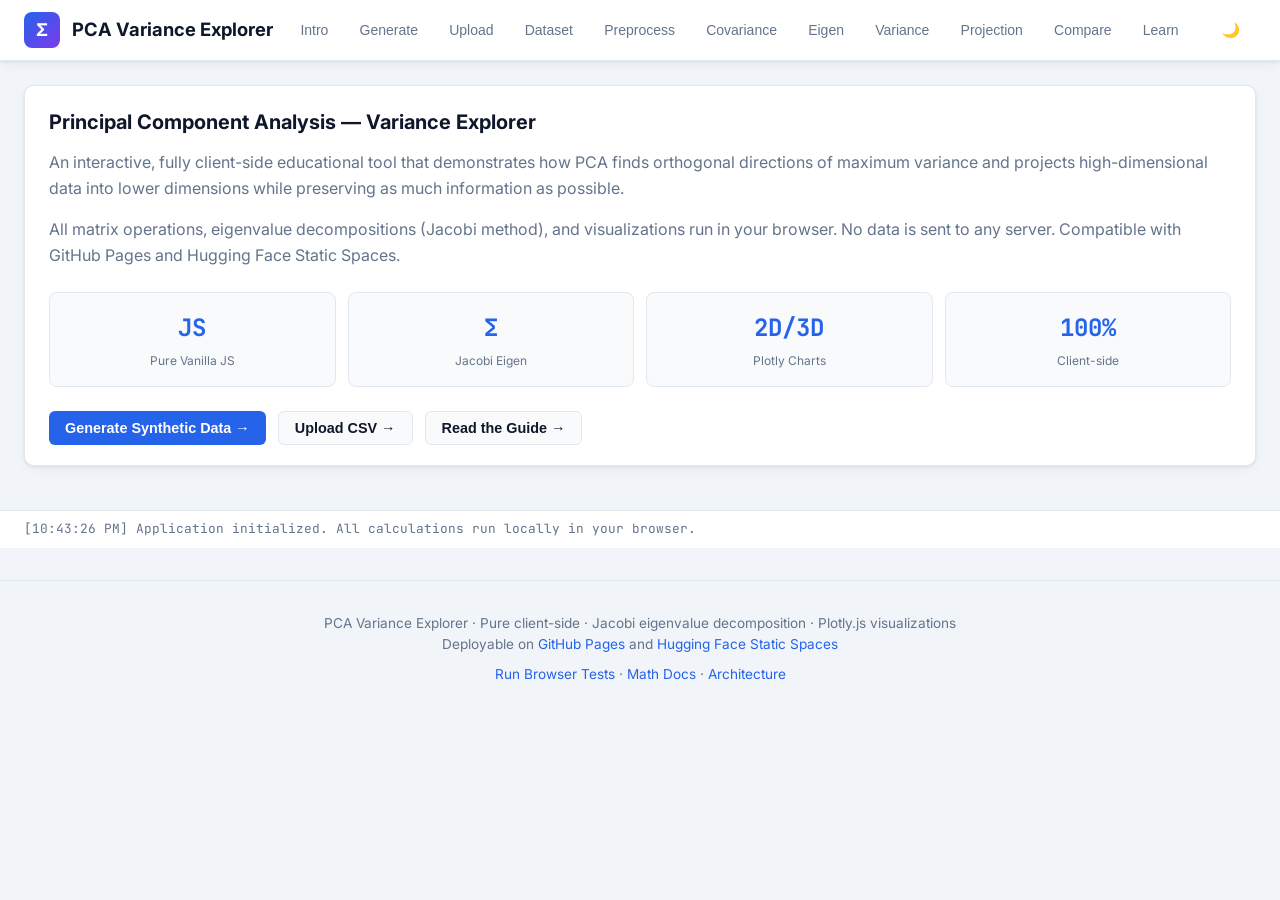
<file: index.html>
<!DOCTYPE html>
<html lang="en" data-theme="light">
<head>
  <meta charset="UTF-8" />
  <meta name="viewport" content="width=device-width, initial-scale=1.0" />
  <meta name="description" content="Interactive PCA Variance Explorer — learn Principal Component Analysis with live calculations, scree plots, and projections. Fully client-side." />
  <title>PCA Variance Explorer</title>
  <link rel="preconnect" href="https://fonts.googleapis.com" />
  <link rel="preconnect" href="https://fonts.gstatic.com" crossorigin />
  <link href="https://fonts.googleapis.com/css2?family=Inter:wght@400;500;600;700&family=JetBrains+Mono:wght@400;500&display=swap" rel="stylesheet" />
  <link rel="stylesheet" href="css/styles.css" />
  <!-- Plotly.js from CDN -->
  <script src="https://cdn.plot.ly/plotly-2.27.0.min.js"></script>
  <!-- Fallback without integrity if CDN has issues - Plotly is large; we rely on CDN availability -->
  <script>
    // Soft integrity check / fallback notice
    window.addEventListener('error', function(e) {
      if (e.target && e.target.src && e.target.src.includes('plotly')) {
        const banner = document.getElementById('error-banner');
        if (banner) {
          banner.textContent = 'Plotly.js failed to load from CDN. Charts will not render. Check your network or try again later.';
          banner.classList.remove('hidden');
        }
      }
    }, true);
  </script>
</head>
<body>
  <div id="error-banner" class="hidden" role="alert"></div>

  <header class="app-header">
    <a href="#" class="logo" data-section="intro">
      <div class="logo-icon">Σ</div>
      <span>PCA Variance Explorer</span>
    </a>
    <nav class="nav">
      <button class="nav-link active" data-section="intro">Intro</button>
      <button class="nav-link" data-section="generate">Generate</button>
      <button class="nav-link" data-section="upload">Upload</button>
      <button class="nav-link" data-section="dataset">Dataset</button>
      <button class="nav-link" data-section="preprocess">Preprocess</button>
      <button class="nav-link" data-section="covariance">Covariance</button>
      <button class="nav-link" data-section="eigen">Eigen</button>
      <button class="nav-link" data-section="variance">Variance</button>
      <button class="nav-link" data-section="projection">Projection</button>
      <button class="nav-link" data-section="compare">Compare</button>
      <button class="nav-link" data-section="learn">Learn</button>
    </nav>
    <div class="header-actions">
      <button id="theme-toggle" class="btn btn-ghost" title="Toggle theme" aria-label="Toggle light/dark theme">
        <span id="theme-icon">🌙</span>
      </button>
    </div>
  </header>

  <main class="container">
    <!-- INTRO -->
    <section id="section-intro" class="section active">
      <div class="card">
        <h2>Principal Component Analysis — Variance Explorer</h2>
        <p style="color:var(--text-muted); margin:0.75rem 0 1rem;">
          An interactive, fully client-side educational tool that demonstrates how PCA finds orthogonal directions of maximum variance
          and projects high-dimensional data into lower dimensions while preserving as much information as possible.
        </p>
        <p style="color:var(--text-muted);">
          All matrix operations, eigenvalue decompositions (Jacobi method), and visualizations run in your browser.
          No data is sent to any server. Compatible with GitHub Pages and Hugging Face Static Spaces.
        </p>
        <div class="metric-cards" style="margin-top:1.5rem;">
          <div class="metric-card"><div class="metric-value">JS</div><div class="metric-label">Pure Vanilla JS</div></div>
          <div class="metric-card"><div class="metric-value">Σ</div><div class="metric-label">Jacobi Eigen</div></div>
          <div class="metric-card"><div class="metric-value">2D/3D</div><div class="metric-label">Plotly Charts</div></div>
          <div class="metric-card"><div class="metric-value">100%</div><div class="metric-label">Client-side</div></div>
        </div>
        <div style="margin-top:1.5rem; display:flex; gap:0.75rem; flex-wrap:wrap;">
          <button class="btn btn-primary" data-section="generate">Generate Synthetic Data →</button>
          <button class="btn btn-secondary" data-section="upload">Upload CSV →</button>
          <button class="btn btn-secondary" data-section="learn">Read the Guide →</button>
        </div>
      </div>
    </section>

    <!-- GENERATE -->
    <section id="section-generate" class="section">
      <div class="card">
        <h2>Generate Synthetic Dataset</h2>
        <p class="hint">Create controlled datasets to explore how correlation structure and anisotropy affect principal components.</p>
        <div class="controls">
          <div class="control-group">
            <label for="gen-type">Dataset Type</label>
            <select id="gen-type">
              <option value="elliptical">Elliptical / Anisotropic</option>
              <option value="correlated">Correlated Features</option>
              <option value="uncorrelated">Uncorrelated (Isotropic)</option>
              <option value="gaussian3d">3D Gaussian</option>
            </select>
          </div>
          <div class="control-group">
            <label for="gen-samples">Samples</label>
            <input type="number" id="gen-samples" value="250" min="5" max="5000" step="10" />
          </div>
          <div class="control-group">
            <label for="gen-features">Features</label>
            <input type="number" id="gen-features" value="4" min="2" max="20" />
          </div>
          <div class="control-group">
            <label for="gen-noise">Noise</label>
            <input type="number" id="gen-noise" value="0.15" min="0" max="2" step="0.05" />
          </div>
          <div class="control-group">
            <label for="gen-corr">Correlation</label>
            <input type="number" id="gen-corr" value="0.75" min="0" max="1" step="0.05" />
          </div>
          <div class="control-group">
            <label for="gen-seed">Seed</label>
            <input type="number" id="gen-seed" value="42" min="0" />
          </div>
          <button id="btn-generate" class="btn btn-primary">Generate Dataset</button>
        </div>
      </div>
    </section>

    <!-- UPLOAD -->
    <section id="section-upload" class="section">
      <div class="card">
        <h2>Upload CSV Dataset</h2>
        <p class="hint">File is parsed entirely in the browser. Only numeric columns are retained for PCA. Maximum 5 MB.</p>
        <label class="file-label">
          <input type="file" id="csv-file" accept=".csv,text/csv" />
          Choose CSV file…
        </label>
        <p class="hint" style="margin-top:0.75rem;">
          Requirements: header row, at least 2 numeric columns, at least 2 samples.
          Non-numeric or missing-value columns are automatically excluded with a warning.
        </p>
      </div>
    </section>

    <!-- DATASET -->
    <section id="section-dataset" class="section">
      <div class="card">
        <h2>Dataset Overview</h2>
        <div id="dataset-info">
          <p class="hint">Generate or upload a dataset to see statistics and a preview.</p>
        </div>
      </div>
    </section>

    <!-- PREPROCESS -->
    <section id="section-preprocess" class="section">
      <div class="card">
        <h2>Preprocessing</h2>
        <div class="toggle-row">
          <label class="toggle">
            <input type="checkbox" id="toggle-standardize" />
            <span class="toggle-slider"></span>
          </label>
          <span><strong>Standardize features</strong> (z-score) — recommended when features have different units or scales</span>
        </div>
        <p class="hint">
          <strong>Covariance PCA</strong> (off): uses raw variances — directions of largest absolute spread dominate.<br>
          <strong>Correlation / Standardized PCA</strong> (on): each feature contributes equally; useful for mixed units.
        </p>
        <button id="btn-run-pca" class="btn btn-primary" style="margin:0.75rem 0;">Re-run PCA</button>
        <div id="preprocess-info"></div>
        <div style="margin-top:1rem;">
          <button id="btn-export-processed" class="btn btn-secondary">Export Processed CSV</button>
        </div>
      </div>
    </section>

    <!-- COVARIANCE -->
    <section id="section-covariance" class="section">
      <div class="card">
        <h2>Covariance Matrix</h2>
        <p class="hint">Sample covariance: Cov = (X<sub>c</sub><sup>T</sup> X<sub>c</sub>) / (n − 1) where X<sub>c</sub> is the centered (or standardized) data.</p>
        <div id="cov-table"></div>
        <div id="plot-covariance" class="plot-container"></div>
      </div>
    </section>

    <!-- EIGEN -->
    <section id="section-eigen" class="section">
      <div class="card">
        <h2>Eigenvalue Decomposition</h2>
        <p class="hint">Jacobi method finds eigenvalues λ and orthonormal eigenvectors v such that Cov · v = λ · v. Eigenvalues are sorted descending.</p>
        <div id="eigen-info"></div>
      </div>
    </section>

    <!-- VARIANCE -->
    <section id="section-variance" class="section">
      <div class="card">
        <h2>Explained Variance Dashboard</h2>
        <div id="variance-summary"></div>
        <div id="plot-scree" class="plot-container"></div>
        <p class="hint">
          The <strong>scree plot</strong> shows how much variance each successive component captures.
          Look for an “elbow” where additional components add little new information — a common heuristic for choosing the number of components to retain.
        </p>
      </div>
    </section>

    <!-- PROJECTION -->
    <section id="section-projection" class="section">
      <div class="card">
        <h2>PCA Projection</h2>
        <div class="controls">
          <div class="control-group">
            <label for="n-components">Number of components</label>
            <select id="n-components">
              <option value="2">2 components</option>
            </select>
          </div>
          <button id="btn-export-projected" class="btn btn-secondary">Export Projected CSV</button>
        </div>
        <div id="projection-info"></div>
        <div class="plot-row">
          <div id="plot-2d" class="plot-container"></div>
          <div id="plot-3d" class="plot-container"></div>
        </div>
      </div>
    </section>

    <!-- COMPARE -->
    <section id="section-compare" class="section">
      <div class="card">
        <h2>Original vs Reduced Comparison</h2>
        <p class="hint">Left: first two original features. Right: first two principal components. Scales differ because PCA rotates and (optionally) standardizes the space.</p>
        <div id="plot-comparison" class="plot-container" style="min-height:420px;"></div>
      </div>
    </section>

    <!-- LEARN -->
    <section id="section-learn" class="section">
      <div class="card edu-content">
        <h2>Beginner’s Guide to PCA</h2>

        <h3>What is dimensionality reduction?</h3>
        <p>Many real-world datasets have dozens or hundreds of features. Dimensionality reduction finds a lower-dimensional representation that still captures the essential structure, making visualization, storage, and modeling easier.</p>

        <h3>What is PCA?</h3>
        <p>Principal Component Analysis is a linear technique that finds a new set of orthogonal axes (principal components) ordered by the amount of variance they explain. The first principal component points in the direction of greatest variance in the data; the second is orthogonal to the first and captures the next largest remaining variance, and so on.</p>

        <h3>Why is PCA needed?</h3>
        <ul>
          <li>Visualization of high-dimensional data (project to 2D/3D)</li>
          <li>Noise reduction and compression</li>
          <li>Removing multicollinearity before linear models</li>
          <li>Feature extraction for downstream machine learning</li>
        </ul>

        <h3>Variance & Covariance</h3>
        <p>Variance of a feature measures how spread out its values are. Covariance between two features measures how they vary together. The covariance matrix packs all pairwise covariances (and variances on the diagonal) into a single symmetric matrix.</p>
        <div class="formula">Cov(X) = (1/(n−1)) · X<sub>c</sub><sup>T</sup> X<sub>c</sub></div>

        <h3>Eigenvalues & Eigenvectors</h3>
        <p>For a square matrix A, a non-zero vector v and scalar λ satisfying A v = λ v are called an eigenvector and eigenvalue. For the covariance matrix, the eigenvalues are the variances captured by each principal direction, and the eigenvectors are those directions.</p>
        <div class="formula">Cov · v<sub>i</sub> = λ<sub>i</sub> · v<sub>i</sub></div>
        <p>Because Cov is symmetric positive semi-definite, eigenvalues are real and non-negative, and eigenvectors can be chosen orthonormal.</p>

        <h3>Principal Components & Explained Variance</h3>
        <p>After sorting eigenvalues λ<sub>1</sub> ≥ λ<sub>2</sub> ≥ … ≥ λ<sub>p</sub>, the explained variance ratio of component i is λ<sub>i</sub> / Σ λ<sub>j</sub>. The cumulative sum tells you how much total variance is retained by the first k components.</p>
        <div class="formula">Explained Variance Ratio<sub>i</sub> = λ<sub>i</sub> / Σ<sub>j</sub> λ<sub>j</sub></div>

        <h3>Scree Plot</h3>
        <p>A bar + line chart of individual and cumulative explained variance. The “elbow” (where the curve flattens) is a practical guide for choosing how many components to keep.</p>

        <h3>Projection</h3>
        <p>Once you have the eigenvector matrix W (columns = selected components), the reduced data is obtained by the matrix product:</p>
        <div class="formula">X<sub>reduced</sub> = X<sub>processed</sub> · W</div>

        <h3>Covariance PCA vs Standardized PCA</h3>
        <ul>
          <li><strong>Covariance PCA</strong> (mean-centering only): sensitive to feature scales. A feature measured in large units can dominate the first components.</li>
          <li><strong>Standardized / Correlation PCA</strong> (z-score each feature): all features contribute on equal footing. Preferable when units differ.</li>
        </ul>

        <h3>Information Loss</h3>
        <p>When you keep only the first k components you discard the variance belonging to the remaining components. The percentage lost is 100% − cumulative explained variance of the first k components.</p>

        <h3>Practical Applications</h3>
        <ul>
          <li>Exploratory data analysis and visualization</li>
          <li>Image compression and face recognition (eigenfaces)</li>
          <li>Genomics and spectroscopy</li>
          <li>Preprocessing step before clustering or regression</li>
        </ul>

        <h3>Limitations</h3>
        <ul>
          <li>Only linear relationships are captured</li>
          <li>Sensitive to outliers (they inflate variance)</li>
          <li>Interpretability of components can be difficult when original features are many</li>
          <li>Assumes that high variance = importance (not always true for prediction)</li>
        </ul>
      </div>
    </section>
  </main>

  <div id="status-log">Ready. All computation is local.</div>

  <footer class="app-footer">
    <p>PCA Variance Explorer · Pure client-side · Jacobi eigenvalue decomposition · Plotly.js visualizations</p>
    <p>Deployable on <a href="https://pages.github.com/" target="_blank" rel="noopener">GitHub Pages</a> and <a href="https://huggingface.co/docs/hub/spaces-sdks-static" target="_blank" rel="noopener">Hugging Face Static Spaces</a></p>
    <p style="margin-top:0.5rem;"><a href="tests/index.html">Run Browser Tests</a> · <a href="docs/mathematical-explanation.md">Math Docs</a> · <a href="docs/architecture.md">Architecture</a></p>
  </footer>

  <!-- Application scripts (order matters) -->
  <script src="js/validation.js"></script>
  <script src="js/dataset.js"></script>
  <script src="js/preprocessing.js"></script>
  <script src="js/covariance.js"></script>
  <script src="js/eigen.js"></script>
  <script src="js/pca.js"></script>
  <script src="js/csv-parser.js"></script>
  <script src="js/visualizations.js"></script>
  <script src="js/app.js"></script>
</body>
</html>
</file>
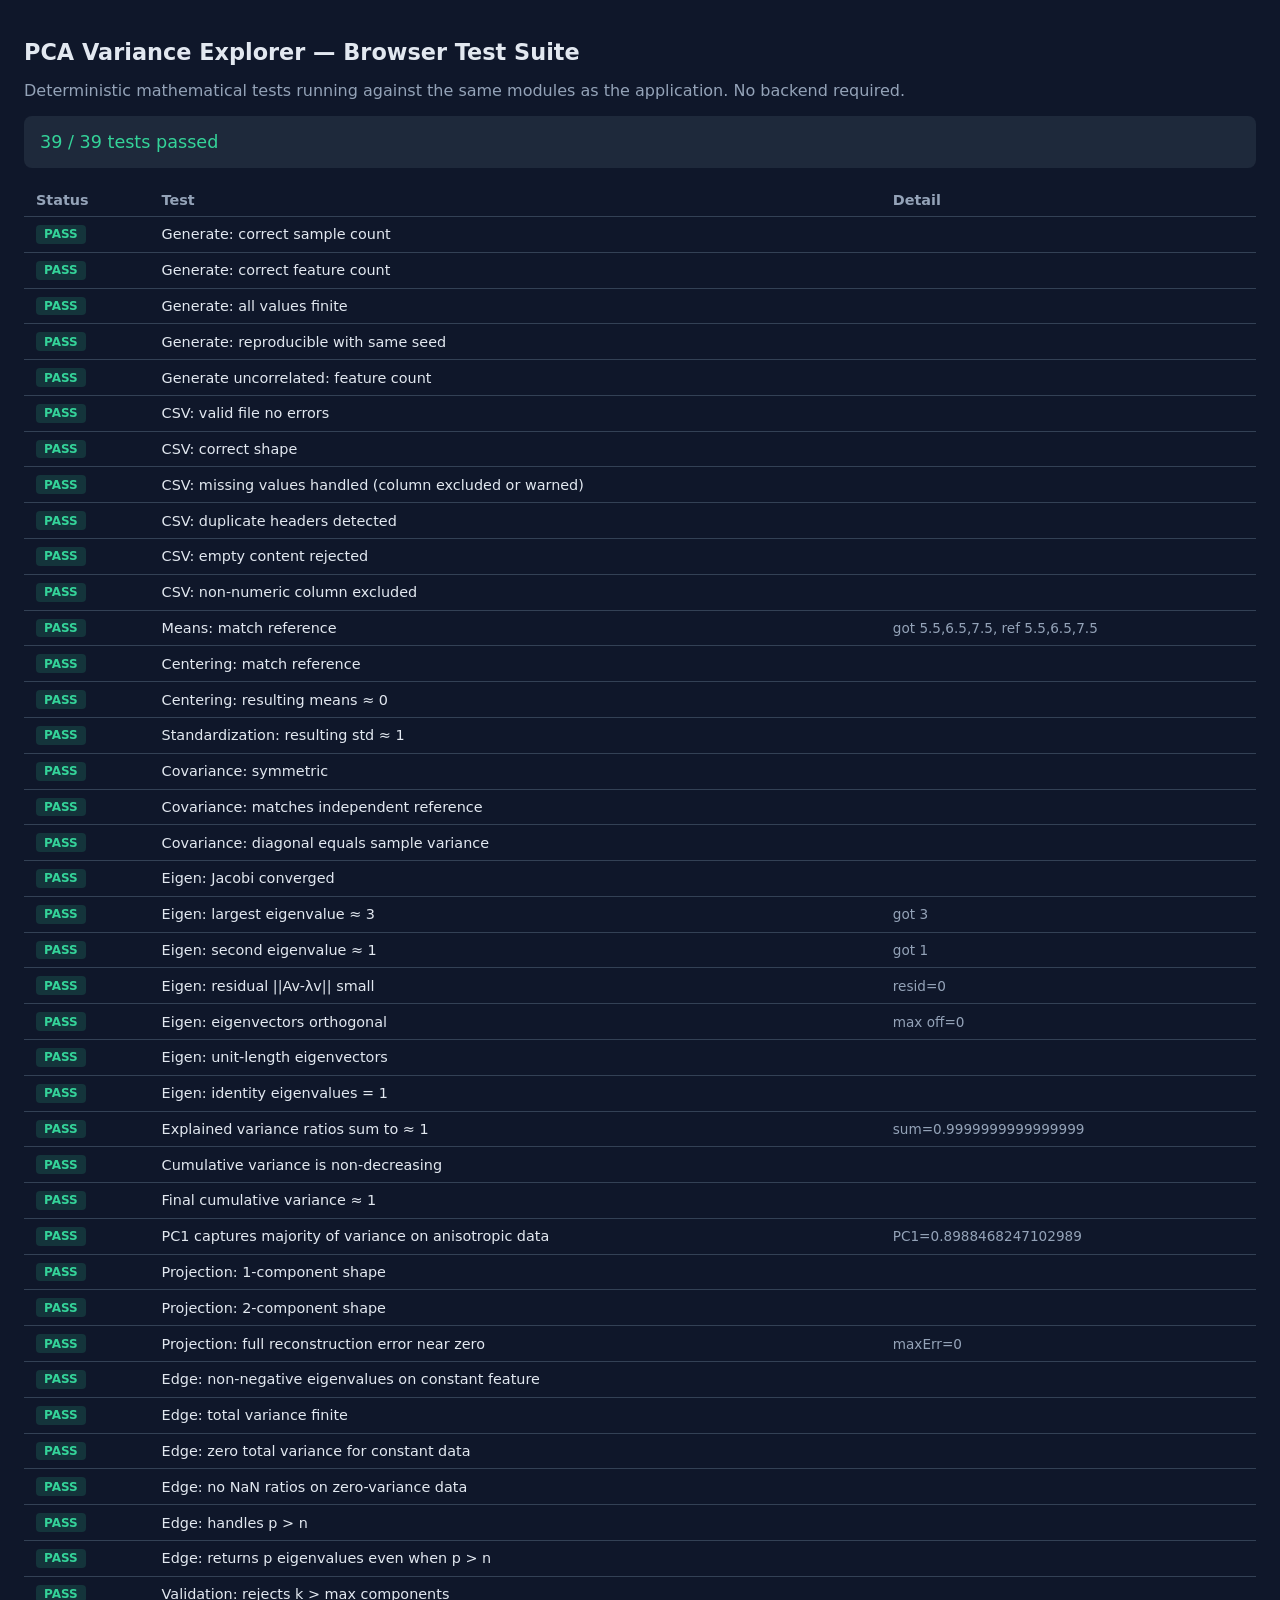
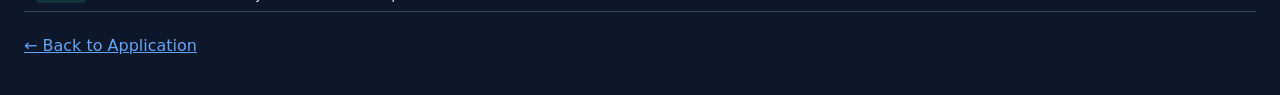
<file: tests/index.html>
<!DOCTYPE html>
<html lang="en">
<head>
  <meta charset="UTF-8" />
  <meta name="viewport" content="width=device-width, initial-scale=1.0" />
  <title>PCA Variance Explorer — Test Suite</title>
  <style>
    :root { --bg:#0f172a; --surface:#1e293b; --text:#e2e8f0; --muted:#94a3b8; --pass:#34d399; --fail:#f87171; }
    body { font-family: system-ui, sans-serif; background: var(--bg); color: var(--text); margin: 0; padding: 1.5rem; }
    h1 { font-size: 1.4rem; }
    .summary { font-size: 1.1rem; margin: 1rem 0; padding: 1rem; background: var(--surface); border-radius: 8px; }
    .pass { color: var(--pass); }
    .fail { color: var(--fail); }
    table { width: 100%; border-collapse: collapse; margin-top: 1rem; font-size: 0.9rem; }
    th, td { text-align: left; padding: 0.5rem 0.75rem; border-bottom: 1px solid #334155; }
    th { color: var(--muted); }
    .badge { display: inline-block; padding: 0.15rem 0.5rem; border-radius: 4px; font-size: 0.75rem; font-weight: 600; }
    .badge.pass { background: rgba(52,211,153,0.15); color: var(--pass); }
    .badge.fail { background: rgba(248,113,113,0.15); color: var(--fail); }
    a { color: #60a5fa; }
  </style>
</head>
<body>
  <h1>PCA Variance Explorer — Browser Test Suite</h1>
  <p style="color:var(--muted)">Deterministic mathematical tests running against the same modules as the application. No backend required.</p>
  <div id="summary" class="summary">Running tests…</div>
  <table>
    <thead><tr><th>Status</th><th>Test</th><th>Detail</th></tr></thead>
    <tbody id="results"></tbody>
  </table>
  <p style="margin-top:1.5rem;"><a href="../index.html">← Back to Application</a></p>

  <!-- Load the same modules -->
  <script src="../js/validation.js"></script>
  <script src="../js/dataset.js"></script>
  <script src="../js/preprocessing.js"></script>
  <script src="../js/covariance.js"></script>
  <script src="../js/eigen.js"></script>
  <script src="../js/pca.js"></script>
  <script src="../js/csv-parser.js"></script>
  <script src="test-pca.js"></script>
  <script>
    document.addEventListener('DOMContentLoaded', () => {
      const { results, passed, total } = TestPCA.runAll();
      const summary = document.getElementById('summary');
      const tbody = document.getElementById('results');

      summary.innerHTML = `<span class="${passed === total ? 'pass' : 'fail'}">${passed} / ${total} tests passed</span>`;
      if (passed < total) {
        summary.innerHTML += ` · <span class="fail">${total - passed} failed</span>`;
      }

      for (const r of results) {
        const tr = document.createElement('tr');
        tr.innerHTML = `
          <td><span class="badge ${r.passed ? 'pass' : 'fail'}">${r.passed ? 'PASS' : 'FAIL'}</span></td>
          <td>${r.name}</td>
          <td style="color:var(--muted);font-size:0.85rem;">${r.detail || ''}</td>
        `;
        tbody.appendChild(tr);
      }
    });
  </script>
</body>
</html>
</file>
<file: css/styles.css>
/* PCA Variance Explorer — Professional ML Dashboard Styles */

:root {
  --bg: #f1f5f9;
  --surface: #ffffff;
  --surface-2: #f8fafc;
  --border: #e2e8f0;
  --text: #0f172a;
  --text-muted: #64748b;
  --primary: #2563eb;
  --primary-hover: #1d4ed8;
  --accent: #7c3aed;
  --success: #059669;
  --warning: #d97706;
  --danger: #dc2626;
  --radius: 10px;
  --shadow: 0 1px 3px rgba(0,0,0,0.08), 0 4px 12px rgba(0,0,0,0.04);
  --font: 'Inter', system-ui, -apple-system, BlinkMacSystemFont, 'Segoe UI', sans-serif;
  --mono: 'JetBrains Mono', 'Fira Code', ui-monospace, monospace;
}

[data-theme="dark"] {
  --bg: #0f172a;
  --surface: #1e293b;
  --surface-2: #334155;
  --border: #334155;
  --text: #f1f5f9;
  --text-muted: #94a3b8;
  --primary: #3b82f6;
  --primary-hover: #60a5fa;
  --accent: #a78bfa;
  --success: #34d399;
  --warning: #fbbf24;
  --danger: #f87171;
  --shadow: 0 1px 3px rgba(0,0,0,0.3), 0 4px 12px rgba(0,0,0,0.2);
}

*, *::before, *::after { box-sizing: border-box; margin: 0; padding: 0; }

html { scroll-behavior: smooth; }

body {
  font-family: var(--font);
  background: var(--bg);
  color: var(--text);
  line-height: 1.6;
  min-height: 100vh;
  transition: background 0.25s, color 0.25s;
}

/* Header */
.app-header {
  background: var(--surface);
  border-bottom: 1px solid var(--border);
  padding: 0.75rem 1.5rem;
  display: flex;
  align-items: center;
  justify-content: space-between;
  position: sticky;
  top: 0;
  z-index: 100;
  box-shadow: var(--shadow);
}

.logo {
  display: flex;
  align-items: center;
  gap: 0.75rem;
  font-weight: 700;
  font-size: 1.15rem;
  color: var(--text);
  text-decoration: none;
}

.logo-icon {
  width: 36px;
  height: 36px;
  background: linear-gradient(135deg, var(--primary), var(--accent));
  border-radius: 8px;
  display: flex;
  align-items: center;
  justify-content: center;
  color: white;
  font-size: 1.1rem;
}

.header-actions {
  display: flex;
  align-items: center;
  gap: 0.75rem;
}

/* Navigation */
.nav {
  display: flex;
  gap: 0.25rem;
  flex-wrap: wrap;
}

.nav-link {
  padding: 0.4rem 0.85rem;
  border-radius: 6px;
  font-size: 0.875rem;
  font-weight: 500;
  color: var(--text-muted);
  text-decoration: none;
  transition: all 0.15s;
  cursor: pointer;
  border: none;
  background: transparent;
}

.nav-link:hover { color: var(--text); background: var(--surface-2); }
.nav-link.active { color: var(--primary); background: color-mix(in srgb, var(--primary) 12%, transparent); }

/* Layout */
.container {
  max-width: 1280px;
  margin: 0 auto;
  padding: 1.5rem;
}

.section {
  display: none;
  animation: fadeIn 0.3s ease;
}
.section.active { display: block; }

@keyframes fadeIn {
  from { opacity: 0; transform: translateY(6px); }
  to { opacity: 1; transform: translateY(0); }
}

/* Cards */
.card {
  background: var(--surface);
  border: 1px solid var(--border);
  border-radius: var(--radius);
  padding: 1.25rem 1.5rem;
  margin-bottom: 1.25rem;
  box-shadow: var(--shadow);
}

.card h2 {
  font-size: 1.25rem;
  margin-bottom: 0.5rem;
  display: flex;
  align-items: center;
  gap: 0.5rem;
}

.card h3 { font-size: 1.05rem; margin: 1rem 0 0.5rem; }
.card h4 { font-size: 0.95rem; margin: 0.75rem 0 0.4rem; color: var(--text-muted); }

.card-grid {
  display: grid;
  grid-template-columns: repeat(auto-fit, minmax(280px, 1fr));
  gap: 1.25rem;
}

/* Controls */
.controls {
  display: flex;
  flex-wrap: wrap;
  gap: 1rem;
  align-items: flex-end;
  margin-bottom: 1rem;
}

.control-group {
  display: flex;
  flex-direction: column;
  gap: 0.3rem;
}

.control-group label {
  font-size: 0.8rem;
  font-weight: 500;
  color: var(--text-muted);
}

input[type="number"],
input[type="text"],
select {
  padding: 0.45rem 0.7rem;
  border: 1px solid var(--border);
  border-radius: 6px;
  background: var(--surface-2);
  color: var(--text);
  font-size: 0.9rem;
  min-width: 100px;
  transition: border-color 0.15s;
}

input:focus, select:focus {
  outline: none;
  border-color: var(--primary);
  box-shadow: 0 0 0 3px color-mix(in srgb, var(--primary) 20%, transparent);
}

/* Buttons */
.btn {
  display: inline-flex;
  align-items: center;
  gap: 0.4rem;
  padding: 0.5rem 1rem;
  border-radius: 6px;
  font-size: 0.9rem;
  font-weight: 550;
  border: none;
  cursor: pointer;
  transition: all 0.15s;
}

.btn-primary {
  background: var(--primary);
  color: white;
}
.btn-primary:hover { background: var(--primary-hover); }

.btn-secondary {
  background: var(--surface-2);
  color: var(--text);
  border: 1px solid var(--border);
}
.btn-secondary:hover { background: var(--border); }

.btn-ghost {
  background: transparent;
  color: var(--text-muted);
}
.btn-ghost:hover { color: var(--text); background: var(--surface-2); }

/* Toggle */
.toggle-row {
  display: flex;
  align-items: center;
  gap: 0.6rem;
  margin: 0.75rem 0;
}

.toggle {
  position: relative;
  width: 44px;
  height: 24px;
}
.toggle input { opacity: 0; width: 0; height: 0; }
.toggle-slider {
  position: absolute;
  inset: 0;
  background: var(--border);
  border-radius: 24px;
  cursor: pointer;
  transition: 0.2s;
}
.toggle-slider::before {
  content: '';
  position: absolute;
  width: 18px;
  height: 18px;
  left: 3px;
  bottom: 3px;
  background: white;
  border-radius: 50%;
  transition: 0.2s;
}
.toggle input:checked + .toggle-slider { background: var(--primary); }
.toggle input:checked + .toggle-slider::before { transform: translateX(20px); }

/* Tables */
.table-wrap {
  overflow-x: auto;
  margin: 0.5rem 0;
  border-radius: 6px;
  border: 1px solid var(--border);
}

.data-table {
  width: 100%;
  border-collapse: collapse;
  font-size: 0.85rem;
  font-family: var(--mono);
}

.data-table th,
.data-table td {
  padding: 0.45rem 0.7rem;
  text-align: right;
  border-bottom: 1px solid var(--border);
}

.data-table th {
  background: var(--surface-2);
  font-weight: 600;
  text-align: left;
  color: var(--text-muted);
  font-family: var(--font);
  white-space: nowrap;
}

.data-table.matrix th:first-child,
.data-table.matrix td:first-child {
  text-align: left;
  font-weight: 600;
  background: var(--surface-2);
}

.data-table tbody tr:hover { background: color-mix(in srgb, var(--primary) 5%, transparent); }

/* Metric cards */
.metric-cards {
  display: grid;
  grid-template-columns: repeat(auto-fit, minmax(140px, 1fr));
  gap: 0.75rem;
  margin: 1rem 0;
}

.metric-card {
  background: var(--surface-2);
  border: 1px solid var(--border);
  border-radius: 8px;
  padding: 1rem;
  text-align: center;
}

.metric-value {
  font-size: 1.5rem;
  font-weight: 700;
  color: var(--primary);
  font-family: var(--mono);
}

.metric-label {
  font-size: 0.75rem;
  color: var(--text-muted);
  margin-top: 0.2rem;
}

/* Info grid */
.info-grid {
  display: grid;
  grid-template-columns: repeat(auto-fit, minmax(120px, 1fr));
  gap: 0.75rem;
  margin-bottom: 1rem;
}

.info-grid > div {
  background: var(--surface-2);
  padding: 0.75rem;
  border-radius: 6px;
  font-size: 0.9rem;
}

/* Plots */
.plot-container {
  width: 100%;
  min-height: 360px;
  margin: 0.75rem 0;
  border-radius: 8px;
  overflow: hidden;
}

.plot-row {
  display: grid;
  grid-template-columns: 1fr 1fr;
  gap: 1rem;
}

@media (max-width: 900px) {
  .plot-row { grid-template-columns: 1fr; }
}

/* Education */
.edu-content h3 {
  margin-top: 1.5rem;
  color: var(--primary);
}
.edu-content p { margin: 0.5rem 0; color: var(--text-muted); }
.edu-content ul { margin: 0.5rem 0 0.5rem 1.25rem; color: var(--text-muted); }
.edu-content code {
  font-family: var(--mono);
  background: var(--surface-2);
  padding: 0.15rem 0.4rem;
  border-radius: 4px;
  font-size: 0.85em;
}
.edu-content .formula {
  background: var(--surface-2);
  border-left: 3px solid var(--primary);
  padding: 0.75rem 1rem;
  margin: 0.75rem 0;
  font-family: var(--mono);
  font-size: 0.9rem;
  overflow-x: auto;
}

/* Status & errors */
#status-log {
  font-size: 0.8rem;
  color: var(--text-muted);
  font-family: var(--mono);
  padding: 0.5rem 1.5rem;
  background: var(--surface);
  border-top: 1px solid var(--border);
}

#error-banner {
  background: color-mix(in srgb, var(--danger) 15%, transparent);
  color: var(--danger);
  padding: 0.75rem 1.5rem;
  font-size: 0.9rem;
  border-bottom: 1px solid var(--danger);
}
#error-banner.hidden { display: none; }

.hint {
  font-size: 0.85rem;
  color: var(--text-muted);
  margin-top: 0.4rem;
}

/* Footer */
.app-footer {
  text-align: center;
  padding: 2rem 1.5rem;
  color: var(--text-muted);
  font-size: 0.85rem;
  border-top: 1px solid var(--border);
  margin-top: 2rem;
}

.app-footer a { color: var(--primary); text-decoration: none; }

/* File input styling */
.file-label {
  display: inline-flex;
  align-items: center;
  gap: 0.5rem;
  padding: 0.5rem 1rem;
  background: var(--surface-2);
  border: 1px dashed var(--border);
  border-radius: 6px;
  cursor: pointer;
  font-size: 0.9rem;
  transition: border-color 0.15s;
}
.file-label:hover { border-color: var(--primary); }
input[type="file"] { display: none; }

/* Responsive */
@media (max-width: 700px) {
  .app-header { flex-direction: column; gap: 0.75rem; align-items: flex-start; }
  .nav { width: 100%; overflow-x: auto; }
  .container { padding: 1rem; }
  .controls { flex-direction: column; align-items: stretch; }
}
</file>
